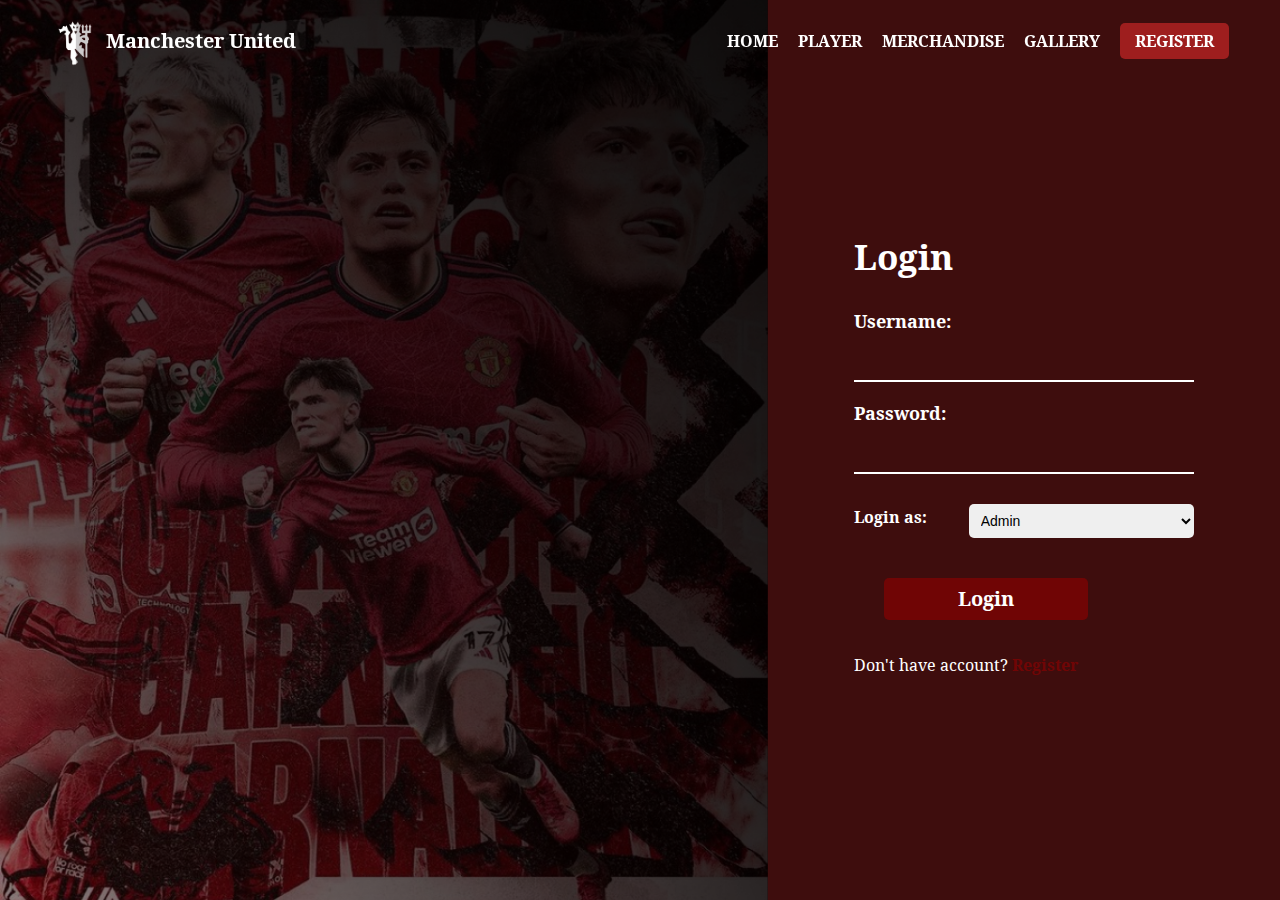
<file: login.html>
<!DOCTYPE html>
<html lang="en">
<head>
    <meta charset="UTF-8">
    <meta name="viewport" content="width=device-width, initial-scale=1.0">
    <title>Login</title>
    <link rel="preconnect" href="https://fonts.googleapis.com">
    <link rel="preconnect" href="https://fonts.gstatic.com" crossorigin>
    <link href="https://fonts.googleapis.com/css2?family=Abyssinica+SIL&family=Bevan&family=Koh+Santepheap:wght@900&family=Metal+Mania&display=swap" rel="stylesheet">
    
    <link rel="stylesheet" href="css/login.css">
</head>
<body>
    <nav class="navbar">
        <div class="navbar-logo">
            <img src="img/logo.png" alt="Manchester United Logo" class="logo-img">
            Manchester United
        </div>
        <ul class="navbar-nav">
            <li><a href="index.html">HOME</a></li>
            <li><a href="players.html">PLAYER</a></li>
            <li><a href="merchandise.html">MERCHANDISE</a></li>
            <li><a href="gallery.html">GALLERY</a></li>
            <li><a href="register.html" class="nav-register">REGISTER</a></li>
        </ul>
    </nav>
    
    <div class="container">
        <div class="background-image">
        </div>
        <div class="form-section">
            <div class="login-form">
                <h2>Login</h2>
                <form action="login_process.php" method="POST">
                    <label for="username">Username:</label>
                    <input type="text" id="username" name="username" required>
                    <label for="password">Password:</label>
                    <input type="password" id="password" name="password" required>
                   
                    <div class="form-group">
                        <label for="role">Login as:</label>
                        <select id="role" name="role" required>
                            <option value="Admin">Admin</option>
                            <option value="User">User</option>
                        </select>
                    </div>
                    
                    <button type="submit">Login</button>
                </form>
                <p>Don't have account? <a href="register.html">Register</a></p>
            </div>
        </div>
    </div>
</body>
</html>
</file>
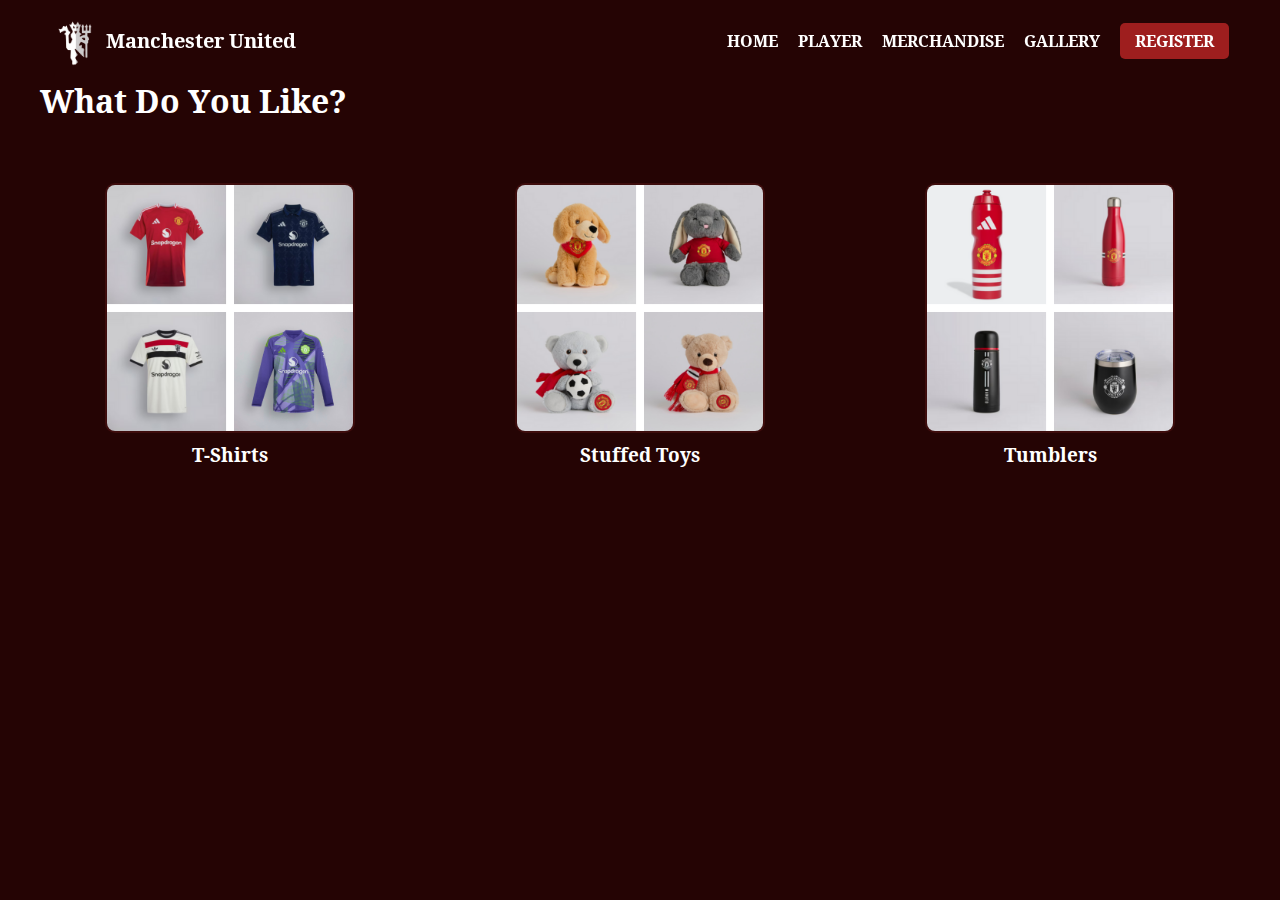
<file: merchandise.html>
<!DOCTYPE html>
<html lang="en">
<head>
    <meta charset="UTF-8">
    <meta name="viewport" content="width=device-width, initial-scale=1.0">
    <title>Merchandise</title>
    <link rel="stylesheet" href="css/style.css">
    <link rel="preconnect" href="https://fonts.googleapis.com">
<link rel="preconnect" href="https://fonts.gstatic.com" crossorigin>
<link href="https://fonts.googleapis.com/css2?family=Abyssinica+SIL&family=Bevan&family=Boogaloo&family=Koh+Santepheap:wght@900&family=Metal+Mania&display=swap" rel="stylesheet">
    
    <link rel="stylesheet" href="css/merchandise.css">
</head>
<body>
        <nav class="navbar">
            <div class="navbar-logo">
                <img src="img/logo.png" alt="Manchester United Logo" class="logo-img">
                Manchester United
            </div>
            <ul class="navbar-nav">
                <li><a href="index.html">HOME</a></li>
                <li><a href="players.html">PLAYER</a></li>
                <li><a href="merchandise.html">MERCHANDISE</a></li>
                <li><a href="gallery.html">GALLERY</a></li>
                <li><a href="register.html" class="nav-register">REGISTER</a></li>
            </ul>
        </nav>
        <main>
        <section class="merchandise">
            <h1>What Do You Like?</h1>
            <div class="categories">
                <div class="category" onclick="window.location.href='merch-jersey.html'">
                    <img src="img/merchandise/tshirt.png" alt="T-Shirts">
                    <h2>T-Shirts</h2>
                </div>
                <div class="category" onclick="window.location.href='merch-toys.html'">
                    <img src="img/merchandise/doll.png" alt="Stuffed Toys">
                    <h2>Stuffed Toys</h2>
                </div>
                <div class="category" onclick="window.location.href='merch-tumbler.html'">
                    <img src="img/merchandise/tumblr.png" alt="Tumblers">
                    <h2>Tumblers</h2>
                </div>
            </div>
        </section>
    </main>
</body>
</html>
</file>
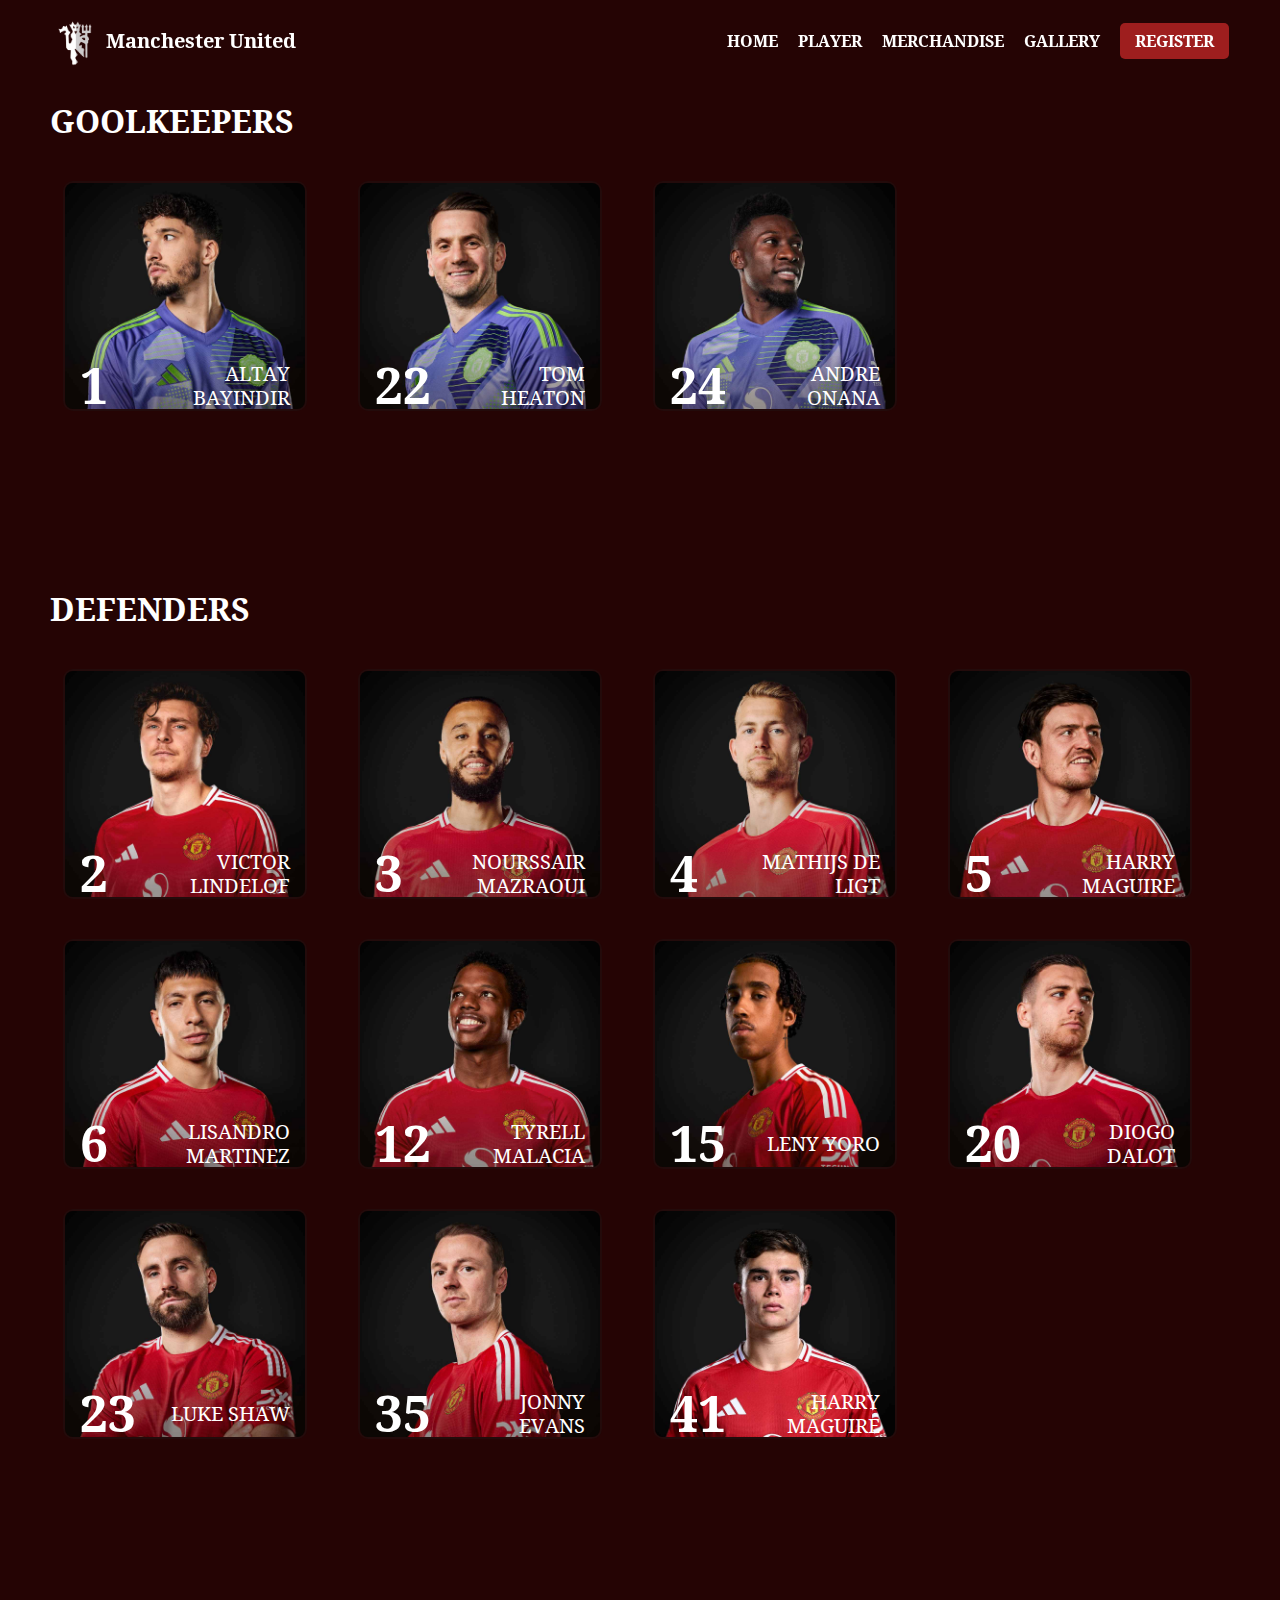
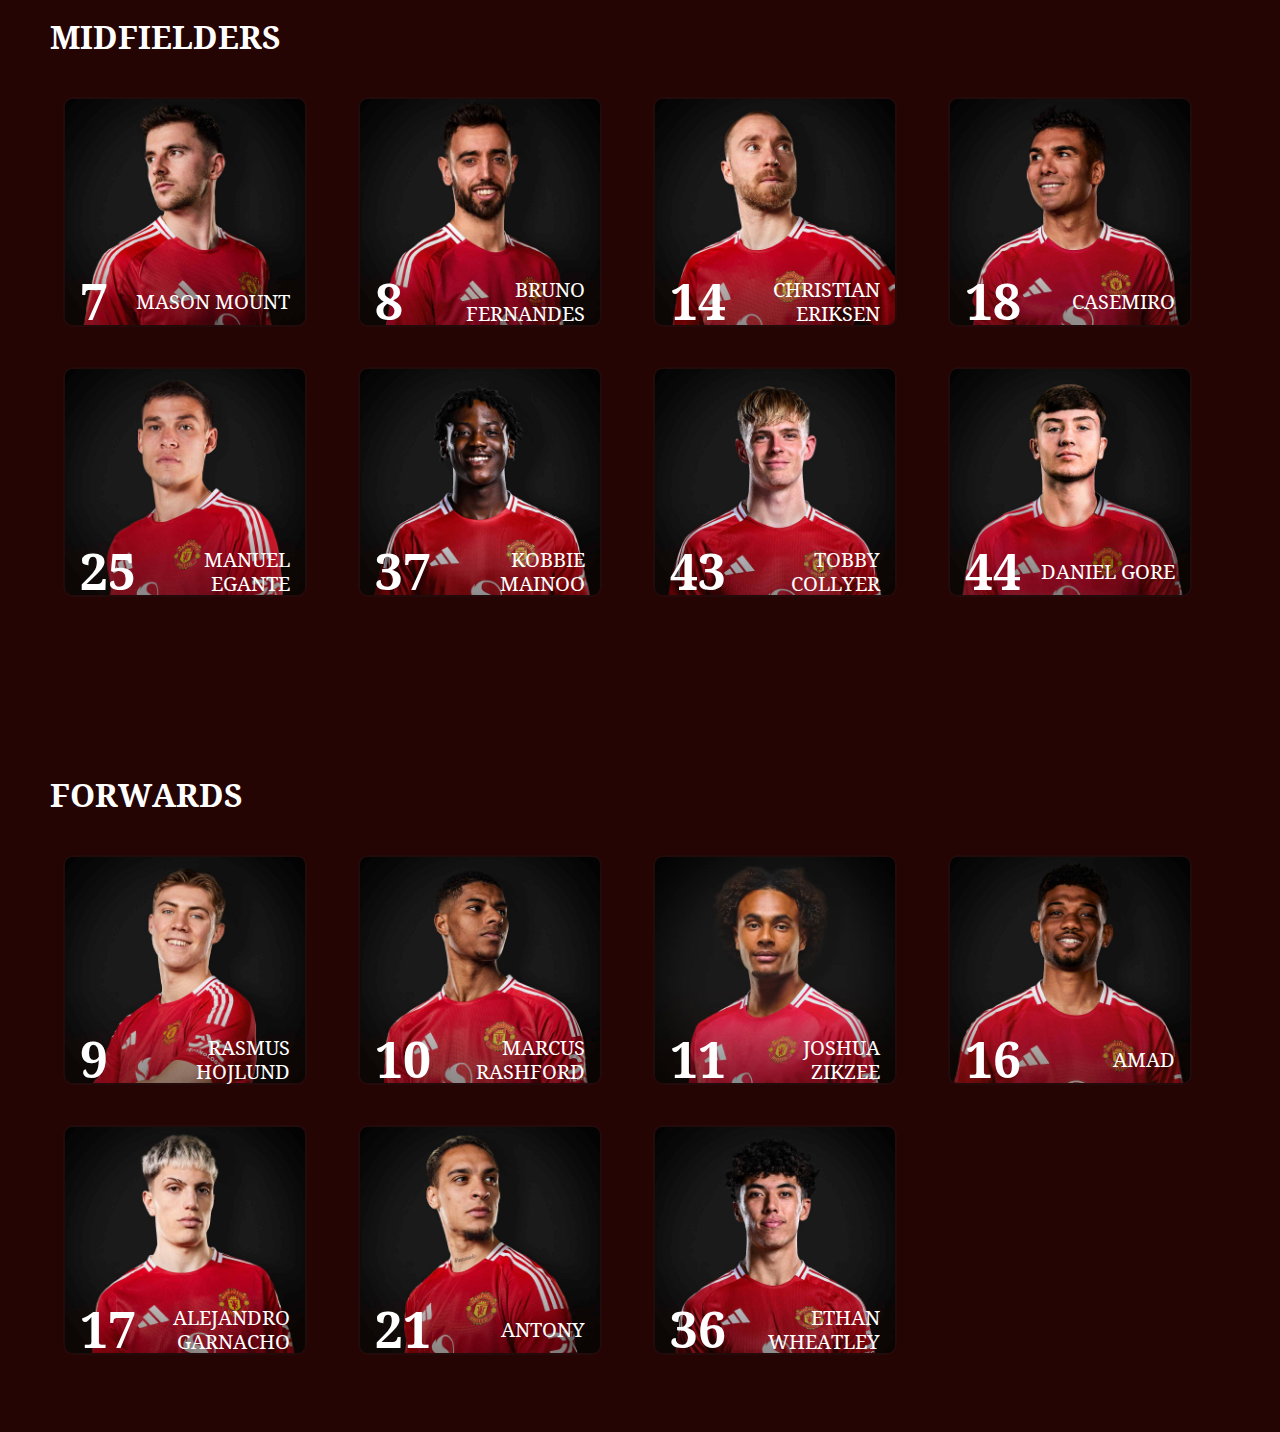
<file: players.html>
<!DOCTYPE html>
<html lang="en">
<head>
    <meta charset="UTF-8">
    <meta name="viewport" content="width=device-width, initial-scale=1.0">
    <title>Players</title>
    <link rel="stylesheet" href="css/style.css">
    <link rel="preconnect" href="https://fonts.googleapis.com">
<link rel="preconnect" href="https://fonts.gstatic.com" crossorigin>
<link href="https://fonts.googleapis.com/css2?family=Abyssinica+SIL&family=Bevan&family=Boogaloo&family=Koh+Santepheap:wght@900&family=Metal+Mania&display=swap" rel="stylesheet">
    
    <link rel="stylesheet" href="css/players.css">
</head>
<body>
        <nav class="navbar">
            <div class="navbar-logo">
                <img src="img/logo.png" alt="Manchester United Logo" class="logo-img">
                Manchester United
            </div>
            <ul class="navbar-nav">
                <li><a href="index.html">HOME</a></li>
                <li><a href="players.html">PLAYER</a></li>
                <li><a href="merchandise.html">MERCHANDISE</a></li>
                <li><a href="gallery.html">GALLERY</a></li>
                <li><a href="register.html" class="nav-register">REGISTER</a></li>
            </ul>
        </nav>
        
        <section id="players-section">
            <h2>GOOLKEEPERS</h2>
            <div class="players">
                <div class="player"  data-player-id="1" data-player-name="Altay Bayindir" data-player-number="1" data-player-position="Goalkeeper" data-player-birth="14 September 1998" data-player-country="Turkey" data-player-joined="1 September 2023" data-player-quote= "It is a huge honour to join Manchester United and become the first Turkish player to represent this incredible club.">
                   
                    <img src="img/playerPage/keep_1.jpg" alt="Player 1">
                    <div class="overlay">
                        <span class="number">1</span>
                        <span class="name">ALTAY BAYINDIR</span>
                    </div>
                </div>


                <div class="player" data-player-id="2" data-player-name="Tom Heaton" data-player-number="22" data-player-position="Goalkeeper" data-player-birth="15 April 1986" data-player-country="England" data-player-joined="2 July 2021" data-player-quote="I still feel I’ve got an awful lot to give and I’ve got the bit between my teeth.">
                    <img src="img/playerPage/keep_2.jpg" alt="Player 2">
                    <div class="overlay">
                        <span class="number">22</span>
                        <span class="name">TOM HEATON</span>
                    </div>
                </div>
                <div class="player" data-player-id="3" data-player-name="Andre Onana" data-player-number="24" data-player-position="Goalkeeper" data-player-birth="2 April 1996" data-player-country="Cameroon" data-player-joined="20 July 2022" data-player-quote="For me, it’s a big honour. It’s a big privilege to be part of this big club, part of this family.">
                    <img src="img/playerPage/keep_3.jpg" alt="Player 3">
                    <div class="overlay">
                        <span class="number">24</span>
                        <span class="name">ANDRE ONANA</span>
                    </div>
                </div>
            </div>
        </section>

        <section id="players-section">
            <h2>DEFENDERS</h2>
            <div class="players">
                <div class="player" data-player-id="4" data-player-name="Victor Lindelof" data-player-number="2" data-player-position="Defender" data-player-birth="17 July 1994" data-player-country="Sweden" data-player-joined="1 July 2017" data-player-quote="United are one of the biggest clubs in the world and always want to win titles. That’s also my goal">
                    <img src="img/Defenders/dfd_1.jpg" alt="Player 1">
                    <div class="overlay">
                        <span class="number">2</span>
                        <span class="name">VICTOR LINDELOF</span>
                    </div>
                </div>
                <div class="player" data-player-id="5" data-player-name="Nourssair Mazraoui" data-player-number="3" data-player-position="Defender" data-player-birth="14 November 1997" data-player-country="Morocco" data-player-joined="13 August 2024" data-player-quote="It’s an incredible feeling to be a United player, and I can't wait to walk out at Old Trafford wearing the red shirt">
                    <img src="img/Defenders/dfd_2.jpg" alt="Player 2">
                    <div class="overlay">
                        <span class="number">3</span>
                        <span class="name">NOURSSAIR MAZRAOUI</span>
                    </div>
                </div>
                <div class="player" data-player-id="6" data-player-name="Matthijs Deligt" data-player-number="4" data-player-position="Defender" data-player-birth="12 Agustus 1999" data-player-country="Netherlands" data-player-joined="13 August 2024" data-player-quote="When I heard United wanted me, I felt excitement about the opportunity for a new challenge at such an historic club">
                    <img src="img/Defenders/dfd_3.jpg" alt="Player 3">
                    <div class="overlay">
                        <span class="number">4</span>
                        <span class="name">MATHIJS DE LIGT</span>
                    </div>
                </div>
                <div class="player" data-player-id="7" data-player-name="Harry Maguire" data-player-number="5" data-player-position="Defender" data-player-birth="5 March 1993" data-player-country="England" data-player-joined="3 August 2019" data-player-quote="It's an amazing club. It's a club I've always watched and I always looked up to when I was younger">
                    <img src="img/Defenders/dfd_4.jpg" alt="Player 3">
                    <div class="overlay">
                        <span class="number">5</span>
                        <span class="name">HARRY MAGUIRE</span>
                    </div>
                </div>
                <div class="player"  data-player-id="8" data-player-name="Lisandro Martinez" data-player-number="6" data-player-position="Defender" data-player-birth="18 January 1998" data-player-country="England" data-player-joined="27 July 2022" data-player-quote="I’ve worked so hard to get to this moment and, now that I’m here, I’m going to push myself even further">
                    <img src="img/Defenders/dfd_5.jpg" alt="Player 3">
                    <div class="overlay">
                        <span class="number">6</span>
                        <span class="name">LISANDRO MARTINEZ</span>
                    </div>
                </div>
                <div class="player" data-player-id="9" data-player-name="Tyrell Malacia" data-player-number="12" data-player-position="Defender" data-player-birth="17 August 1999" data-player-country="Netherlands" data-player-joined="5 July 2022" data-player-quote="I can promise the United fans I'll leave everything on the pitch when I pull on the red shirt">
                    <img src="img/Defenders/dfd_6.jpg" alt="Player 3" >
                    <div class="overlay">
                        <span class="number">12</span>
                        <span class="name">TYRELL MALACIA</span>
                    </div>
                </div>
                <div class="player" data-player-id="10" data-player-name="Leny Yoro" data-player-number="15" data-player-position="Defender" data-player-birth="13 November 2005" data-player-country="France" data-player-joined="18 July 2024" data-player-quote="Signing for a club with the stature and ambition of Manchester United so early in my career is an incredible honour">
                    <img src="img/Defenders/dfd_7.jpg" alt="Player 3">
                    <div class="overlay">
                        <span class="number">15</span>
                        <span class="name">LENY YORO</span>
                    </div>
                </div>
                <div class="player" data-player-id="11" data-player-name="Diogo Dalot" data-player-number="20" data-player-position="Defender" data-player-birth="18 March 1999" data-player-country="Portugal" data-player-joined="6 June 2018" data-player-quote="I will give everything for this club, for this shirt and, hopefully, help the club to win. That’s the most important thing">
                    <img src="img/Defenders/dfd_8.jpg" alt="Player 3" >
                    <div class="overlay">
                        <span class="number">20</span>
                        <span class="name">DIOGO DALOT</span>
                    </div>
                </div>
                <div class="player" data-player-id="12" data-player-name="Luke Shaw" data-player-number="23" data-player-position="Defender" data-player-birth="12 July 1995" data-player-country="England" data-player-joined="27 June 2014" data-player-quote="I’ve got the freedom to play and that gives me the confidence in what I want to do to help the tea">
                    <img src="img/Defenders/dfd_9.jpg" alt="Player 3" >
                    <div class="overlay">
                        <span class="number">23</span> <!--blm update bio-->
                        <span class="name">LUKE SHAW</span>
                    </div>
                </div>
                <div class="player" data-player-id="13" data-player-name="Jonny Evans" data-player-number="35" data-player-position="Defender" data-player-birth="3 January 1988" data-player-country="Northern Ireland" data-player-joined="1 September 2023" data-player-quote="To play for this great club and feel the support from our incredible fans is always a privilege">
                    <img src="img/Defenders/dfd_10.jpg" alt="Player 3">
                    <div class="overlay">
                        <span class="number">35</span>
                        <span class="name">JONNY EVANS</span>
                    </div>
                </div>
                <div class="player" data-player-id="14" data-player-name="Harry Maguire" data-player-number="41" data-player-position="Defender" data-player-birth="16 March 2007" data-player-country="England" data-player-joined="1 July 2023" data-player-quote="I’ve worked so hard to get to this moment and, now that I’m here, I’m going to push myself even further">
                    <img src="img/Defenders/dfd_11.jpg" alt="Player 3" >
                    <div class="overlay">
                        <span class="number">41</span>
                        <span class="name">HARRY MAGUIRE</span>
                    </div>
                </div>

            </div>
        </section>
        
        <section id="players-section">
            <h2>MIDFIELDERS</h2>
            <div class="players">
                <div class="player" data-player-id="15" data-player-name="Mason Mount" data-player-number="7" data-player-position="Midfielder" data-player-birth="10 January 1999" data-player-country="England" data-player-joined=" 5 July 2023" data-player-quote="I couldn’t be more excited for the seasons ahead and am ready for the hard work expected here”">
                    <img src="img/Midfielders/md_1.jpg" alt="Player 1">
                    <div class="overlay">
                        <span class="number">7</span>
                        <span class="name">MASON MOUNT</span>
                    </div>
                </div>
                <div class="player" data-player-id="16" data-player-name="Bruno Fernandes" data-player-number="8" data-player-position="Midfielder" data-player-birth="8 September 1994" data-player-country="Portugal" data-player-joined="30 January 2020" data-player-quote="To play for United feels incredible. I can promise the fans I will give everything to help bring us success">
                    <img src="img/Midfielders/md_2.jpg" alt="Player 2" >
                    <div class="overlay">
                        <span class="number">8</span>
                        <span class="name">BRUNO FERNANDES</span>
                    </div>
                </div>
                <div class="player" data-player-id="17" data-player-name="Christian Eriksen" data-player-number="14" data-player-position="Midfielder" data-player-birth="14 February 1992" data-player-country="Denmark" data-player-joined="15 July 2022" data-player-quote="It feels good to be here. It's very special">
                    <img src="img/Midfielders/md_3.jpg" alt="Player 3" >
                    <div class="overlay">
                        <span class="number">14</span>
                        <span class="name">CHRISTIAN ERIKSEN</span>
                    </div>
                </div>
                <div class="player"  data-player-id="18" data-player-name="Casemiro" data-player-number="18" data-player-position="Midfielder" data-player-birth="23 February 1992" data-player-country="Brazil" data-player-joined="22 August 2022" data-player-quote="To represent United is an honour and I am ready to give everything to help the team achieve our ambitions">
                    <img src="img/Midfielders/md_4.jpg" alt="Player 3">
                    <div class="overlay">
                        <span class="number">18</span>
                        <span class="name">CASEMIRO</span>
                    </div>
                </div>
                <div class="player"  data-player-id="19" data-player-name="Manuel Egante" data-player-number="25" data-player-position="Midfielder" data-player-birth="11 April 2001" data-player-country="Uruguay" data-player-joined="30 August 2024" data-player-quote="It is an incredible feeling to join a club of this magnitude; one that is admired all around the world">
                    <img src="img/Midfielders/md_5.jpg" alt="Player 3">
                    <div class="overlay">
                        <span class="number">25</span>
                        <span class="name">MANUEL EGANTE</span>
                    </div>
                </div>
                <div class="player" data-player-id="20" data-player-name="Kobbie Mainoo" data-player-number="37" data-player-position="Midfielder" data-player-birth="19 April 2005" data-player-country="England" data-player-joined="1 July 2021" data-player-quote="I’ve worked so hard to get to this moment and, now that I’m here, I’m going to push myself even further">
                    <img src="img/Midfielders/md_6.jpg" alt="Player 3" >
                    <div class="overlay">
                        <span class="number">37</span>
                        <span class="name">KOBBIE MAINOO</span>
                    </div>
                </div>
                <div class="player" data-player-id="21" data-player-name="Tobby Collyer" data-player-number="43" data-player-position="Midfielder" data-player-birth="3 January 2004" data-player-country="England" data-player-joined="1 March 2022" data-player-quote="I’ve worked so hard to get to this moment and, now that I’m here, I’m going to push myself even further">
                    <img src="img/Midfielders/md_7.jpg" alt="Player 3" >
                    <div class="overlay">
                        <span class="number">43</span>
                        <span class="name">TOBBY COLLYER</span>
                    </div>
                </div>
                <div class="player" data-player-id="22" data-player-name="Daniel Gore" data-player-number="44" data-player-position="Midfielder" data-player-birth="26 September 2004" data-player-country="England" data-player-joined="1 July 2021" data-player-quote="I’ve worked so hard to get to this moment and, now that I’m here, I’m going to push myself even further">
                    <img src="img/Midfielders/md_8.jpg" alt="Player 3">
                    <div class="overlay">
                        <span class="number">44</span>
                        <span class="name">DANIEL GORE</span>
                    </div>
                </div>
        
            </div>
        </section>

        <section id="players-section">
            <h2>FORWARDS</h2>
            <div class="players">
                <div class="player" data-player-name="Rasmus Hojlund" data-player-number="9" data-player-position="Forward" data-player-birth="4 February 2003" data-player-country="Denmark" data-player-joined="5 August 2023" data-player-quote="I want to bleed for this jersey, and I want to win some trophies. That’s why I came here">
                    <img src="img/Forwards/fw_1.jpg" alt="Player 1" data-player-id="23">
                    <div class="overlay">
                        <span class="number">9</span>
                        <span class="name">RASMUS HOJLUND</span>
                    </div>
                </div>
                <div class="player" data-player-id="24" data-player-name="Marcus Rashford" data-player-number="10" data-player-position="Forward" data-player-birth="31 October 1997" data-player-country="England" data-player-joined="1 July 2014" data-player-quote="I have always been a United fan, so to be playing in the first team really is a dream come true">
                    <img src="img/Forwards/fw_2.jpg" alt="Player 2" >
                    <div class="overlay">
                        <span class="number">10</span>
                        <span class="name">MARCUS RASHFORD</span>
                    </div>
                </div>
                <div class="player" data-player-id="25" data-player-name="Joshua Zikzee" data-player-number="11" data-player-position="Forward" data-player-birth="22 May 2001" data-player-country="Netherlands" data-player-joined="14 July 2024" data-player-quote="I am a player who has always dedicated everything to winning; I’m ready for this next challenge">
                    <img src="img/Forwards/fw_3.png" alt="Player 3" >
                    <div class="overlay">
                        <span class="number">11</span>
                        <span class="name">JOSHUA ZIKZEE</span>
                    </div>
                </div>
                <div class="player" data-player-id="26" data-player-name="Amad" data-player-number="16" data-player-position="Forward" data-player-birth="11 July 2002" data-player-country="Ivory Coast" data-player-joined="7 January 2021" data-player-quote="I’m over the moon to be here. It’s a dream come true for me">
                    <img src="img/Forwards/fw_4.jpg" alt="Player 3">
                    <div class="overlay">
                        <span class="number">16</span>
                        <span class="name">AMAD</span>
                    </div>
                </div>
                <div class="player" data-player-id="27" data-player-name="Alejandro Garnacho" data-player-number="17" data-player-position="Forward" data-player-birth="1 July 2004" data-player-country="Argentina" data-player-joined="11 September 2020" data-player-quote="I’ve worked so hard to get to this moment and, now that I’m here, I’m going to push myself even further">
                    <img src="img/Forwards/fw_5.jpg" alt="Player 3" >
                    <div class="overlay">
                        <span class="number">17</span>
                        <span class="name">ALEJANDRO GARNACHO</span>
                    </div>
                </div>
                <div class="player" data-player-id="27" data-player-name="Antony" data-player-number="21" data-player-position="Forward" data-player-birth="24 February 2000" data-player-country="Brazil" data-player-joined="1 September 2022" data-player-quote="In Antony, Manchester United have a dynamic winger who can light up the right-hand side of our attack">
                    <img src="img/Forwards/fw_6.jpg" alt="Player 3" >
                    <div class="overlay">
                        <span class="number">21</span>
                        <span class="name">ANTONY</span>
                    </div>
                </div>
                <div class="player" data-player-id="28" data-player-name="Ethan Wheatley" data-player-number="36" data-player-position="Forward" data-player-birth="20 January 2006" data-player-country="England" data-player-joined="1 July 2022" data-player-quote="I’ve worked so hard to get to this moment and, now that I’m here, I’m going to push myself even further">
                    <img src="img/Forwards/fw_7.jpg" alt="Player 3" >
                    <div class="overlay">
                        <span class="number">36</span>
                        <span class="name">ETHAN WHEATLEY</span>
                    </div>
                </div>
        
            </div>
        </section>

<!-- Modal untuk Form Tambah/Edit -->
<div id="player-modal" class="modal">
    <div class="modal-content">
        <div class="modal-headerlogo">
            <img src="img/logo.png" alt="Manchester United Logo" class="logomodal-img">
            <span class="navbar-title">Manchester United</span>
        </div>

        <div class="modal-header">
            <h1>Profile Player</h1>
        </div>

        <div class="modal-body">
            <div class="image-container">
            <img id="modal-img" src="img/biodata/altay_bayindir.png" alt="Player Image">
        <div class="player-info">
            <h3 id="modal-number">1 Altay Bayindir </h3>
        </div>
        </div>
            <div class="modal-text">
            <p><strong>Birth: </strong><span id="modal-birth"></span></p>
            <p><strong>Country: </strong><span id="modal-country"></span></p>
            <p><strong>Position: </strong><span id="modal-position"></span></p>
            <p><strong>Joined: </strong><span id="modal-joined"></span></p>
        <div class="modal-quote" id="modal-quote"></div>
        </div>
        </div>
        <a href="#" class="back-button">back</a>
    </div>
</div>

<div id="player-modal" class="modal">
        <div class="modal-content">
            <div class="modal-headerlogo">
                <img src="img/logo.png" alt="Manchester United Logo" class="logomodal-img">
                <span class="navbar-title">Manchester United</span>
            </div>
    
            <div class="modal-header">
                <h1>Profile Player</h1>
            </div>
    
            <div class="modal-body">
                <div class="image-container">
                    <img id="modal-img" src="img/biodata/tom_heaton.png" alt="Player Image">
                    <div class="player-info">
                        <h3 id="modal-number">22 Tom Heaton</h3>
                    </div>
                </div>
                <div class="modal-text">
                    <p><strong>Birth: </strong><span id="modal-birth"></span></p>
                    <p><strong>Country: </strong><span id="modal-country"></span></p>
                    <p><strong>Position: </strong><span id="modal-position"></span></p>
                    <p><strong>Joined: </strong><span id="modal-joined"></span></p>
                    <div class="modal-quote" id="modal-quote">
                    </div>
                </div>
            </div>
            <a href="#" class="back-button">back</a>
        </div>
    </div>


    <div id="player-modal" class="modal">
        <div class="modal-content">
            <div class="modal-headerlogo">
                <img src="img/logo.png" alt="Manchester United Logo" class="logomodal-img">
                <span class="navbar-title">Manchester United</span>
            </div>
    
            <div class="modal-header">
                <h1>Profile Player</h1>
            </div>
    
            <div class="modal-body">
                <div class="image-container">
                    <img id="modal-img" src="img/biodata/Tyrell_Malacia.png" alt="Player Image">
                    <div class="player-info">
                        <h3 id="modal-number">12 Tyrell Malacia</h3>
                    </div>
                </div>
                <div class="modal-text">
                    <p><strong>Birth: </strong><span id="modal-birth"></span></p>
                    <p><strong>Country: </strong><span id="modal-country"></span></p>
                    <p><strong>Position: </strong><span id="modal-position"></span></p>
                    <p><strong>Joined: </strong><span id="modal-joined"></span></p>
                    <div class="modal-quote" id="modal-quote">
                    </div>
                </div>
            </div>
            <a href="#" class="back-button">back</a>
        </div>
    </div>
       
<script src="biodata.js"></script>
</body>
</html>
</file>
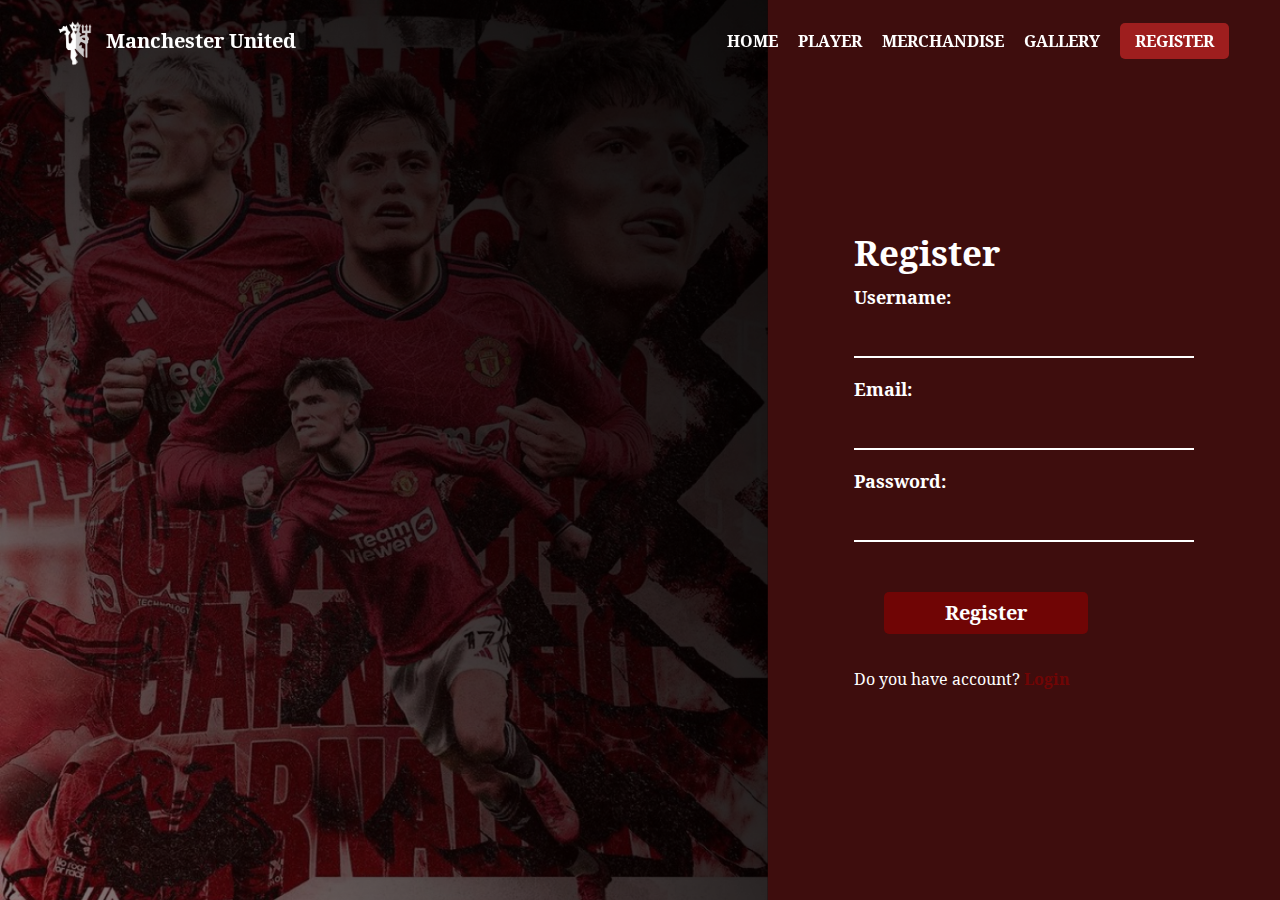
<file: register.html>
<!DOCTYPE html>
<html lang="en">
<head>
    <meta charset="UTF-8">
    <meta name="viewport" content="width=device-width, initial-scale=1.0">
    <title>Register</title>
    <link rel="preconnect" href="https://fonts.googleapis.com">
    <link rel="preconnect" href="https://fonts.gstatic.com" crossorigin>
    <link href="https://fonts.googleapis.com/css2?family=Abyssinica+SIL&family=Bevan&family=Koh+Santepheap:wght@900&family=Metal+Mania&display=swap" rel="stylesheet">
    
    <link rel="stylesheet" href="css/register.css">
</head>
<body>
    <nav class="navbar">
        <div class="navbar-logo">
            <img src="img/logo.png" alt="Manchester United Logo" class="logo-img">
            Manchester United
        </div>
        <ul class="navbar-nav">
            <li><a href="index.html">HOME</a></li>
            <li><a href="players.html">PLAYER</a></li>
            <li><a href="merchandise.html">MERCHANDISE</a></li>
            <li><a href="gallery.html">GALLERY</a></li>
            <li><a href="register.html" class="nav-register">REGISTER</a></li>
        </ul>
    </nav>
    
    <div class="container">
        <div class="background-image">
        </div>
        <div class="form-section">
            <div class="register-form">
                <h2>Register</h2>
                <form action="register_process.php" method="POST">
                    <label for="username">Username:</label>
                    <input type="text" id="username" name="username" required>
                    <label for="email">Email:</label>
                    <input type="email" id="email" name="email" required>
                    <label for="password">Password:</label>
                    <input type="password" id="password" name="password" required>
                    <button type="submit">Register</button>
                </form>
                <p>Do you have account? <a href="login.html">Login</a></p>
            </div>
        </div>
    </div>
</body>
</html>
</file>
<file: css/login.css>
:root {
    --primary: #111111;
    --bg: #250404;

}

* {
    margin: 0;
    padding: 0;
    box-sizing: border-box;
    outline: none;
    border: none;
    text-decoration: none;

}

html {
    scroll-behavior: smooth;
}

body {
    background-color: var(--bg);
    color: #ffff;
    height: 100vh; 
    font-family: 'Koh Santepheap', sans-serif; 

}

/* Navbar */
.navbar {
    display: flex;
    justify-content: space-between;
    align-items: center;
    padding: 1rem 4%;
    position: fixed;
    top: 0;
    left: 0;
    right: 0;
    z-index: 9999;
}
.navbar-logo {
    display: flex;
    align-items: center;
    gap: 5px;
    color: white;
    font-size: 20px;
    font-weight: bold;
}

.logo-img {
    width: 50px; 
    height: 50px;
    object-fit: contain; 
}

.navbar-nav {
    list-style: none;
    display: flex;
    gap: 20px;
}

.navbar-nav a {
    text-decoration: none;
    color: white;
    font-weight: bold;
    transition: color 0.3s;
}

.navbar-nav a:hover {
    color: red;
}

.nav-register {
    background-color: #9e1e1e; 
    color: white; 
    font-weight: bold;
    padding: 8px 15px;
    border-radius: 5px;
}

.container {
    display: flex;
    width: 100%;
    height: 100vh;
    margin-top: 0;
    padding: 0; 
    overflow: hidden;
}

/* Left side with background image */
.background-image {
    flex: 1.5; 
    background-image: url('../img/logregis.png'); 
    background-size: cover;
    background-position: center;
    background-repeat: no-repeat;
    position: relative;
    height: 105vh; 
    width: 100%; 
    
}
       

/* Right side with solid color and form */
.form-section {
    flex: 1; 
    background-color: #3e0d0d;
    display: flex;
    justify-content: center;
    align-items: center;
    height: 100vh;
}

/* Form styling */
.login-form {
    padding: 30px;
    border-radius: 10px;
    box-shadow: none;
    width: 100%;
    max-width: 400px;
    text-align: left;
    margin-left: 0;
}

.login-form h2 {
    text-align: left;
    margin-top: 10px;
    margin-bottom: 30px;
    color: #fff;
    font-size: 35px;
}

.login-form label {
    display: block;
    margin-bottom: 8px;
    font-weight: bold;
    color: white;
    font-size: 18px;
}

/* Input Styles */
.login-form input {
    width: 100%;
    padding: 10px 5px;
    margin-bottom: 20px;
    border: none;
    border-bottom: 2px solid #fff; 
    background-color: transparent; 
    color: #fff; 
    font-size: 16px;
    outline: none; 
    
}

.login-form input::placeholder {
    color: rgba(255, 255, 255, 0.7); 
}

.login-form input:focus {
    border-bottom: 2px solid #ff5252; 
    transition: 0.3s ease; 
}


.login-form button {
    
    width: 60%;
    margin: 30px;
    text-align: center;
    font-family: 'Koh Santepheap', sans-serif; 
    background-color: #700505;
    border-radius: 10px;
    color: white; 
    font-weight: bold;
    padding: 8px;
    font-size: 20px;
    border-radius: 5px;
    
    cursor: pointer;
}

.login-form button:hover {
    background-color: #990000;
}

.login-form p {
    text-align: left;
    margin-top: 5px;
    color: white;
}

.login-form p a {
    color: #700505;
    text-decoration: none;
    font-weight: bold;
}

.login-form p a:hover {
    text-decoration: underline;
}

/* Form Group untuk Label dan Input dalam satu baris */
.form-group {
    display: flex; 
    align-items: center; 
    justify-content: space-between; 
    margin: 10px 0;
}

.form-group label {
    flex: 1; 
    margin-right: 10px; 
    font-size: 16px;
}

.form-group select {
    flex: 2;
    padding: 8px;
    font-size: 14px;
    border: none;
    border-radius: 5px;
}
</file>
<file: css/style.css>
:root {
    --primary: #111111;
    --bg: #250404;

}

* {
    margin: 0;
    padding: 0;
    box-sizing: border-box;
    outline: none;
    border: none;
    text-decoration: none;

}

html {
    scroll-behavior: smooth;
}

body {
    background-color: var(--bg);
    color: #ffff;
    min-height: 100vh;
    font-family: 'Koh Santepheap', sans-serif; 

}

/* Navbar */
.navbar {
    display: flex;
    justify-content: space-between;
    align-items: center;
    padding: 1rem 4%;
    position: fixed;
    top: 0;
    left: 0;
    right: 0;
    z-index: 9999;
}
.navbar-logo {
    display: flex;
    align-items: center;
    gap: 5px;
    color: white;
    font-size: 20px;
    font-weight: bold;
}

.logo-img {
    width: 50px; 
    height: 50px;
    object-fit: contain; 
}

.navbar-nav {
    list-style: none;
    display: flex;
    gap: 20px;
}

.navbar-nav a {
    text-decoration: none;
    color: white;
    font-weight: bold;
    transition: color 0.3s;
}

.navbar-nav a:hover {
    color: red;
}

.nav-register {
    background-color: #9e1e1e; 
    color: white;
    font-weight: bold;
    padding: 8px 15px;
    border-radius: 5px;
}

/* Hero Section */
.hero {
    min-height: 100vh;
    display: flex;
    align-items: center;
    background-image: url('../img/homeMU.png');
    background-repeat: no-repeat;
    background-size: cover;
    background-position: center;

}

.hero h1 {
    position: absolute;
    bottom: 90px;  
    left: 30%; 
    transform: translateX(-50%);  
    margin: 0; 
    font-size: 80px;
    font-family:'Metal Mania', cursive;
    text-shadow: 2px 2px 5px black;
}

/* Profile Section */
.profile {
    padding: 50px;
    margin-top: 0px;
    text-align: center;
    background-image: linear-gradient(rgba(34, 10, 10, 0.7), rgba(34, 10, 10, 0.7)), url('../img/profile-bg.png') ; /* Tambahkan overlay hitam dengan transparansi */
    background-repeat: no-repeat; 
    background-position: center 50%;
    background-size: contain; 
    height: 100vh; 
    color: white;
    position: relative; 
}

.profile h2 {
    text-align: left;
    font-size: 50px;
    margin-bottom: 20px;
    text-transform: uppercase;
    color: white;
    z-index: 2;
}

.profile p {
    text-align: left;
    font-size: 18px;
    line-height: 1.6;
    font-family: 'Abyssinica SIL', sans-serif;
    width: 90%;
    word-wrap: break-word;
    margin: auto;
    color: white; 
}

#players-section {
    text-align: left;
    padding: 50px;
    font-size: 30px;
    position: relative; 
}

#players-section h2 {
    text-align: left; 
    margin-bottom: 25px; 
    font-size: 40px; 
}

.players {
    display: flex;
    flex-wrap: wrap;
    justify-content: center; 
    gap: 100px; 
    position: relative;
}

.player {
    width: 200px;
    height: 200px;
    border-radius: 10px;
    padding: 3px;
    text-align: center;
}

.player img {
    width: 210px;  
    height: 210px; 
    object-fit: cover;  
    border-radius: 50%;  
    border: 1px solid rgb(42, 5, 5);  
}

.player p {
    font-family: 'Bevan', sans-serif;
    margin-top: 10px;
    font-size: 16px;
}

/* Tombol See More */
button {
    font-family: 'Bevan', sans-serif;
    position: absolute; 
    bottom: 130px;
    right: 70px; 
    transform: translateY(50%); 
    background-color: #482121;
    color: white;
    padding: 10px 20px;
    border: none;
    border-radius: 25px;
    cursor: pointer;
    font-size: 16px;
}

button:hover {
    background-color: #4f0505;
}

/* Footer Styling */
footer {
    margin-top: 50px;
    background-color: #220202; 
    padding: 30px ;
    text-align: center;
    position: relative;
    bottom: 0;
    width: 100%;
}

.footer-socials {
    display: flex;
    justify-content: center;
    gap: 20px;
}


.footer-socials a {
    color: #fff; 
    font-size: 30px; 
    width: 60px; 
    height: 60px; 
    background-color: #500d0d; 
    display: flex; 
    justify-content: center;
    align-items: center;
    border-radius: 50%;
    transition: transform 0.3s ease, background-color 0.3s ease;
    margin: 5px; 
    text-decoration: none; 
}

.footer-socials a:hover {
    background-color: #ffcc00; 
    transform: scale(1.1); 
    color: #333; 
}

/* Ukuran layar laptop kecil atau tablet */
@media (max-width: 1024px) {
    .hero h1 {
        font-size: 60px; 
        left: 50%;
        bottom: 50px;
    }

    .profile h2 {
        font-size: 40px;
    }

    .profile p {
        font-size: 16px;
        width: 95%; 
    }

    .players {
        gap: 50px;
    }

    button {
        right: 30px;
        bottom: 50px;
        padding: 8px 15px;
    }
}

/* Ukuran layar tablet atau mobile landscape */
@media (max-width: 768px) {
    .navbar {
        flex-direction: column; 
        gap: 10px;
        padding: 1rem 2%;
    }

    .navbar-nav {
        flex-direction: column; 
        gap: 10px;
    }

    .hero h1 {
        font-size: 50px;
        bottom: 40px;
        left: 50%;
    }

    .profile h2 {
        font-size: 30px;
    }

    .profile p {
        font-size: 14px;
        width: 100%;
    }

    .players {
        flex-direction: column;
        align-items: center;
    }

    .player {
        width: 150px;
        height: 150px;
    }

    .player img {
        width: 150px;
        height: 150px;
    }

    button {
        position: static; 
        margin-top: 20px;
        transform: none;
    }
}

/* Ukuran layar mobile */
@media (max-width: 480px) {
    .hero h1 {
        font-size: 40px;
        bottom: 20px;
        left: 50%;
    }

    .profile {
        padding: 20px;
    }

    .profile h2 {
        font-size: 24px;
    }

    .profile p {
        font-size: 12px;
        line-height: 1.4;
    }

    .players {
        gap: 30px;
    }

    .player {
        width: 120px;
        height: 120px;
    }

    .player img {
        width: 120px;
        height: 120px;
    }

    footer {
        padding: 20px;
    }

    .footer-socials a {
        font-size: 24px;
        width: 50px;
        height: 50px;
    }
}
</file>
<file: css/merchandise.css>
/* Main Content */
main {
    text-align: center;
    padding: 40px 20px;
}

.merchandise h1 {
    font-size: 2em;
    margin-bottom: 10px;
    margin-top: 40px; 
    text-align: left;
    margin-left: 20px; 
}

.categories {
    display: flex;
    justify-content: space-around; 
    align-items: center;
    gap: 10px; 
    padding: 20px 10px; 
    flex-wrap: wrap; 
}

.category {
    text-align: center; 
    max-width: 250px;
    margin-top: 30px;
}

.category h2 {
    font-size: 1.2em;
    margin-bottom: 10px;
    margin-top: 10px;
}

.category img {
    width: 250px;
    height: auto;
    display: block;
    margin: 0 auto;
    border-radius: 10px;
    border: 2px solid #3e0d0d;
}
</file>
<file: css/players.css>
/* Mengatur container pemain */
.players {
    display: grid;
    grid-template-columns: repeat(4, 1fr);
    gap: 20px; 
    justify-content: flex-start; 
    align-items: flex-start; 
    padding: 10px; 
}

#players-section h2 {
    margin-top: 50px; 
    text-align: left; 
    font-size: 32px; 
}


.player {
    position: relative; 
    width: 250px; 
    text-align:center; 
    margin-bottom: 50px;
}


.player img {
    width: 100%; 
    height: auto;
    object-fit: cover; 
    border-radius: 10px; 
    border: 2px solid #230b0b; 
}

.player .overlay {
    position: absolute;
    top: 170px; 
    left: 10px; 
    right: 10px;
    display: flex; 
    justify-content: space-between; 
    align-items: center; 
    padding: 5px 10px; 
    border-radius: 5px; 
    color: #fff; 
}

/* Angka pemain */
.player .overlay .number {
    font-size: 50px; 
    font-weight: bold; 
    color: #fff; 
    flex-shrink: 0; 
}

/* Nama pemain */
.player .overlay .name {
    font-size: 20px; 
    text-align: right; 
    text-transform: uppercase; 
    line-height: 1.2; 
    flex-grow: 1; 
    margin-left: 20px; 
}

.modal {
    display: none; 
    position: fixed; 
    top: 0;
    left: 0;
    backdrop-filter: blur(4px); 
    width: 100%;
    height: 100%;
    background-color: rgba(0, 0, 0, 0.8); 
    z-index: 1000; 
    overflow: auto; 
}

.modal-header h1 {
    text-align: center;
    font-size: 55px;
    font-family: Metal Mania;
    background: linear-gradient(to bottom, #ffa61f 70%, #FFFFFF 30%);
    -webkit-background-clip: text;
    -webkit-text-fill-color: transparent;
    margin-top: 0px;
    text-shadow: 2px 2px 5px rgba(0, 0, 0, 0.7);
}

.modal-body {
    display: flex; 
    flex-direction: row; 
    align-items: center; 
    gap: 90px; 
    flex-wrap: wrap; 
    padding: 20px;
    border-radius: 10px;
}

#modal-img {
    display: block;
    width: 250px;
    height: 360px; 
    object-fit: contain; 
    border-radius: 50%; 
    margin-bottom: 0;
}

.modal-text {
    background-color: rgba(55, 10, 10, 0.8);
    flex: 1; 
    border-radius: 8px;
    max-width: 400px;
    color: white; 
    position: relative;
    padding: 15px;
}

.modal-text p {
    margin: 10px 0;
    line-height: 1.8; 
}

.modal-text strong {
    display: inline-block; 
    width: 120px; 
    text-align: left;
}


.modal-content {
    position: relative;
    margin: 5% auto;
    padding: 20px;
    width: 90%;
    max-width: 1000px;
    background-color: #530303;
    background-size: cover;
    background-position: center;
    background-size: 100% auto;
    background-repeat: no-repeat;
    background-image: url('../img/biobg.png');
    border: 1px solid #680202;
    color: white; 
    border-radius: 5px; 
    
}

.modal-quote {
    position: absolute;
    margin-top: 20px;
    padding: 10px;
    max-width: 100%;
   width: 100%;
    color: white;
    text-align: justify;
    font-size: 13px; 
}

.modal-headerlogo {
    display: flex;
    align-items: center;
    gap: 5px;
    color: white;
    font-size: 16px;
    font-weight: bold;
}

.logomodal-img {
    width: 50px;
    height: 50px;
    object-fit: contain;
}

#modal-number {
    font-size: 40px; 
    font-family: 'Boogaloo', sans-serif;
    font-weight: bold; 
    color: white;
    text-align: center; 
    margin-top: 10px; 
    text-shadow: 2px 2px 4px rgba(0, 0, 0, 0.7); 
}


.back-button {
    position: absolute;
    bottom: 50px;
    right: 20px; 
    background: linear-gradient( #ffa61f 60%, #ffffff); 
    color: rgb(177, 58, 58); 
    text-decoration: none; 
    padding: 10px 20px;
    border-radius: 8px; 
    font-size: 16px;
    font-weight: bold; 
    text-align: center; 
    box-shadow: 0 4px 8px rgba(0, 0, 0, 0.3), 0 0 10px rgba(255, 166, 31, 0.6); 
    transition: all 0.3s ease; 
}

.back-button:hover {
    background: orange;
    color: rgb(177, 58, 58); 
}

/* Aturan responsif untuk tablet (lebar layar hingga 768px) */
@media (max-width: 768px) {
    .players {
        grid-template-columns: repeat(2, 1fr); 
        gap: 15px; 
    }

    .player {
        width: 100%; 
        margin-bottom: 30px; 
    }

    .player .overlay {
        top: 140px; 
        left: 5px;
        right: 5px;
    }

    .modal-body {
        flex-direction: column; 
        gap: 20px; 
    }

    #modal-img {
        width: 200px; 
        height: 280px;
    }

    .modal-text {
        max-width: 90%; 
        padding: 10px;
    }

    .modal-header h1 {
        font-size: 40px; 
    }

    .modal-quote {
        font-size: 12px; 
        padding: 5px;
    }

    .back-button {
        bottom: 20px; 
        right: 10px;
        font-size: 14px; 
        padding: 8px 15px; 
    }
}

/* Aturan responsif untuk ponsel (lebar layar hingga 480px) */
@media (max-width: 480px) {
    .players {
        grid-template-columns: 1fr; 
        gap: 10px; 
    }

    .player img {
        border-radius: 5px; 
    }

    .player .overlay {
        top: 120px; 
        padding: 3px 5px; 
    }

    .player .overlay .number {
        font-size: 40px; 
    }

    .player .overlay .name {
        font-size: 10px; 
        margin-left: 10px; 
    }

    #modal-img {
        width: 150px; 
        height: 220px;
    }

    .modal-header h1 {
        font-size: 32px; 
    }

    .modal-text {
      
        padding: 8px;
        font-size: 13px;
    }

    .back-button {
        font-size: 12px; 
        padding: 6px 12px;
        bottom: 10px;
        right: 10px;
    }
}
</file>
<file: css/register.css>
:root {
    --primary: #111111;
    --bg: #250404;

}

* {
    margin: 0;
    padding: 0;
    box-sizing: border-box;
    outline: none;
    border: none;
    text-decoration: none;

}

html {
    scroll-behavior: smooth;
}

body {
    background-color: var(--bg);
    color: #ffff;
    height: 100vh; 
    font-family: 'Koh Santepheap', sans-serif; 

}

/* Navbar */
.navbar {
    display: flex;
    justify-content: space-between;
    align-items: center;
    padding: 1rem 4%;
    position: fixed;
    top: 0;
    left: 0;
    right: 0;
    z-index: 9999;
}
.navbar-logo {
    display: flex;
    align-items: center;
    gap: 5px;
    color: white;
    font-size: 20px;
    font-weight: bold;
}

.logo-img {
    width: 50px; 
    height: 50px;
    object-fit: contain; 
}

.navbar-nav {
    list-style: none;
    display: flex;
    gap: 20px;
}

.navbar-nav a {
    text-decoration: none;
    color: white;
    font-weight: bold;
    transition: color 0.3s;
}

.navbar-nav a:hover {
    color: red;
}

.nav-register {
    background-color: #9e1e1e; 
    color: white;
    font-weight: bold;
    padding: 8px 15px;
    border-radius: 5px;
}

.container {
    display: flex;
    width: 100%;
    height: 100vh;
    margin-top: 0;
    padding: 0; 
    overflow: hidden;
}


.background-image {
    flex: 1.5;
    background-image: url('../img/logregis.png'); 
    background-size: cover;
    background-position: center;
    background-repeat: no-repeat;
    position: relative;
    height: 105vh; 
    width: 100%; 
    
}
       
.form-section {
    flex: 1; 
    background-color: #3e0d0d; 
    display: flex;
    justify-content: center;
    align-items: center;
    height: 100vh;
}

/* Form styling */
.register-form {
    padding: 30px;
    border-radius: 10px;
    box-shadow: none;
    width: 100%;
    max-width: 400px;
    text-align: left;
    margin-left: 0;
}

.register-form h2 {
    text-align: left;
    margin-top: 20px;
    margin-bottom: 10px;
    color: #fff;
    font-size: 35px;
}

.register-form label {
    display: block;
    margin-bottom: 8px;
    font-weight: bold;
    color: white;
    font-size: 18px;
}

/* Input Styles */
.register-form input {
    width: 100%;
    padding: 10px 5px;
    margin-bottom: 20px;
    border: none;
    border-bottom: 2px solid #fff; 
    background-color: transparent;
    color: #fff; 
    font-size: 16px;
    outline: none;
    
}

.register-form input::placeholder {
    color: rgba(255, 255, 255, 0.7); 
}

.register-form input:focus {
    border-bottom: 2px solid #ff5252;
    transition: 0.3s ease; 
}


.register-form button {
    
    width: 60%;
    margin: 30px;
    text-align: center;
    font-family: 'Koh Santepheap', sans-serif; 
    background-color: #700505;
    border-radius: 10px;
    color: white; 
    font-weight: bold;
    padding: 8px;
    font-size: 20px;
    border-radius: 5px;
    
    cursor: pointer;
}

.register-form button:hover {
    background-color: #990000;
}

.register-form p {
    text-align: left;
    margin-top: 5px;
    color: white;
}

.register-form p a {
    color: #700505;
    text-decoration: none;
    font-weight: bold;
}

.register-form p a:hover {
    text-decoration: underline;
}
</file>
